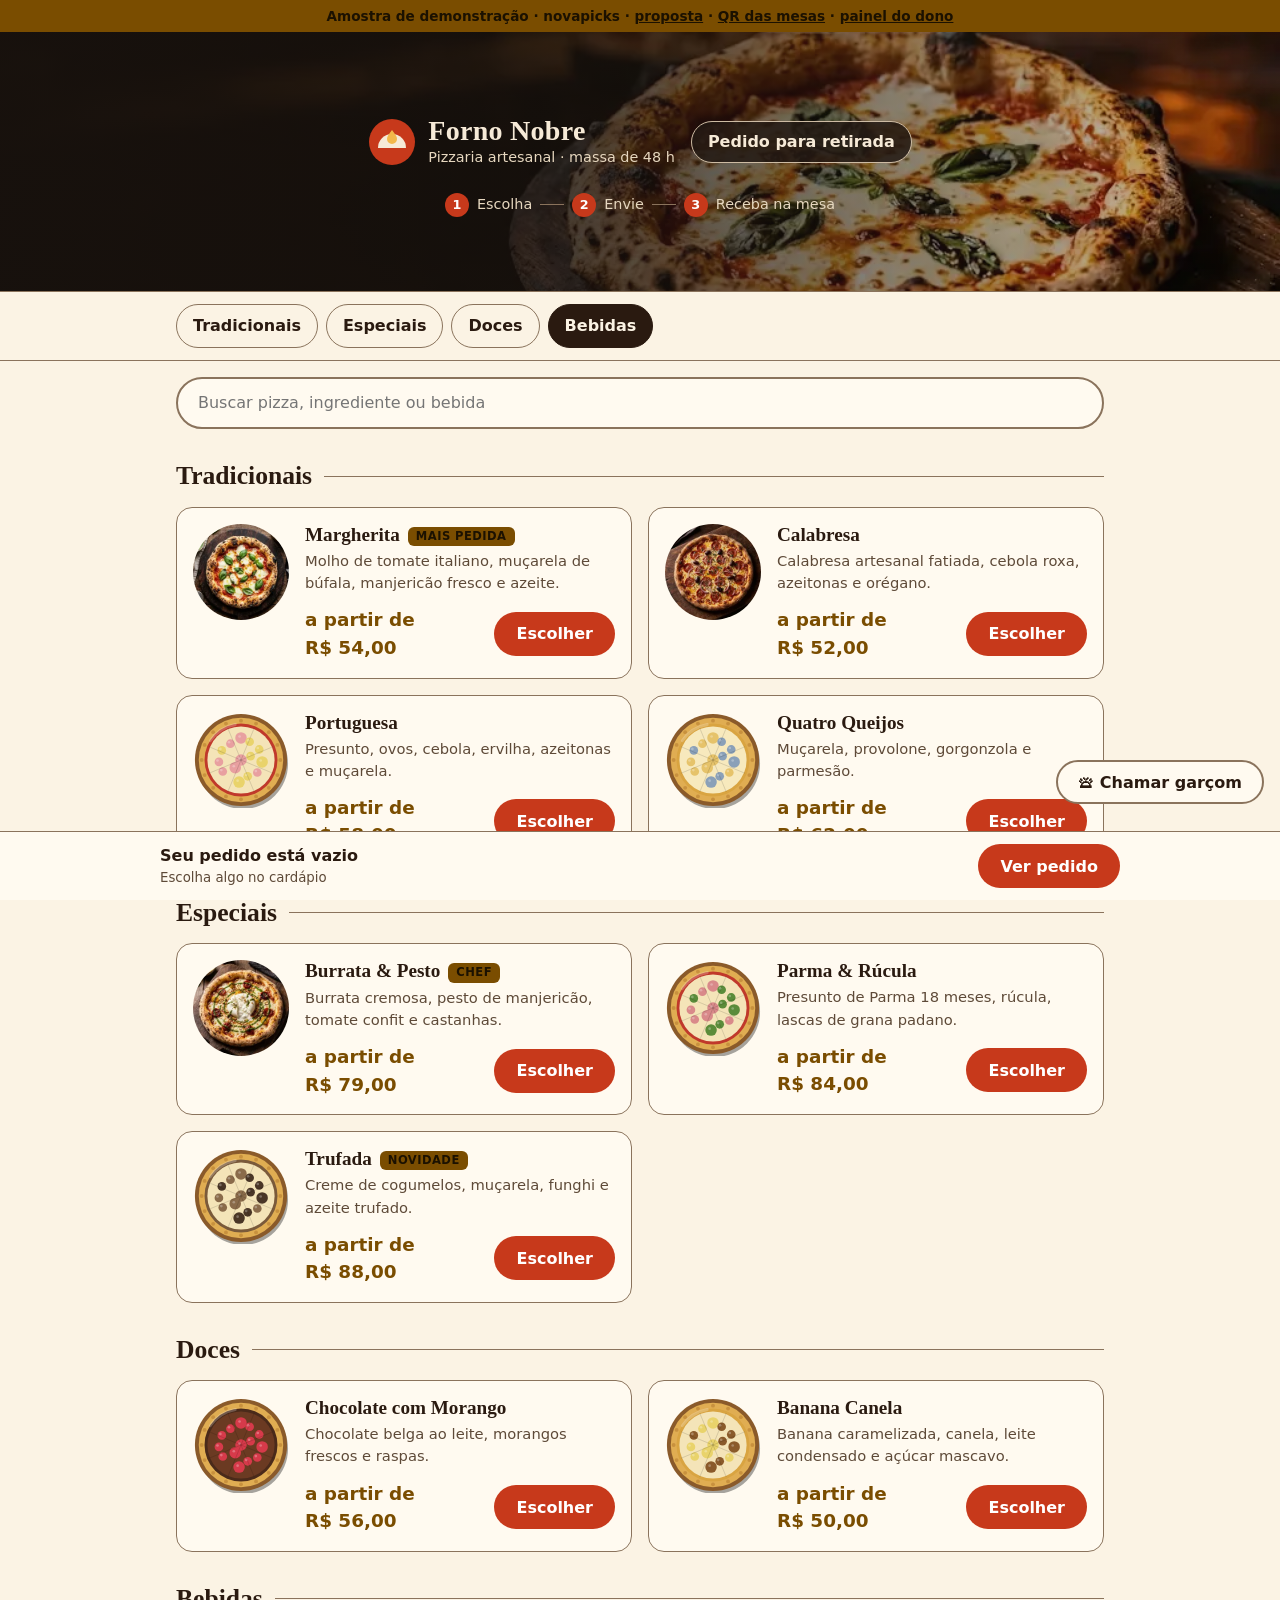
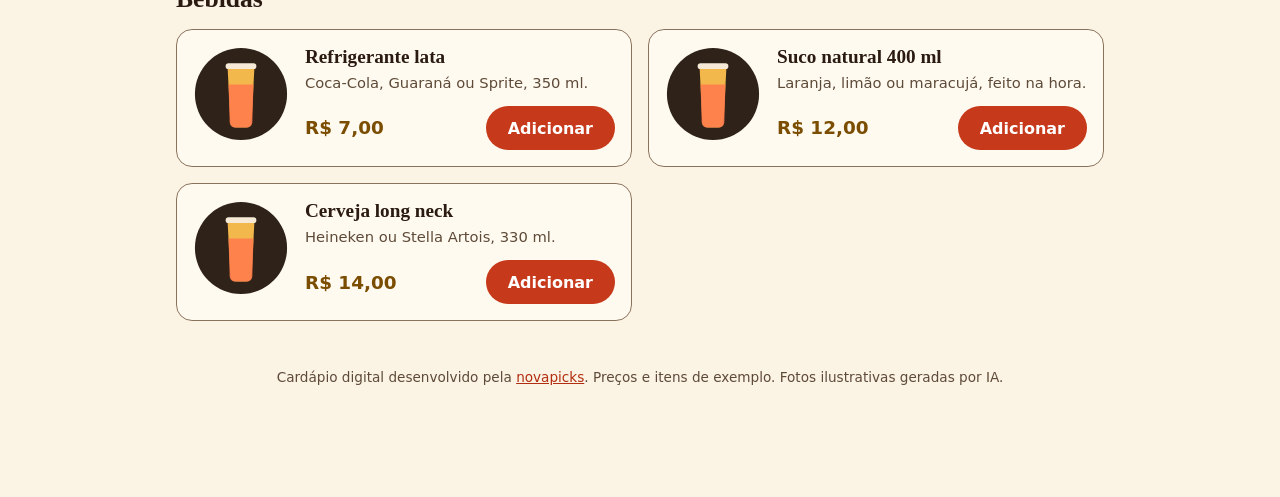
<file: index.html>
<!doctype html>
<html lang="pt-BR">
<head>
<meta charset="utf-8">
<meta name="viewport" content="width=device-width, initial-scale=1">
<meta name="description" content="Cardápio digital com pedido por mesa via QR code.">
<meta name="theme-color" content="#17110d">
<title>Forno Nobre · Cardápio digital</title>
<link rel="stylesheet" href="css/estilo.css">
</head>
<body>
<a class="pular" href="#cardapio">Pular para o cardápio</a>
<div class="selo-demo">Amostra de demonstração · novapicks · <a href="apresentacao.html">proposta</a> · <a href="qr.html">QR das mesas</a> · <a href="painel.html" target="_blank" rel="noopener">painel do dono</a></div>
<header class="topo">
  <img class="topo-foto" src="img/hero-1024.webp" srcset="img/hero-640.webp 640w, img/hero-1024.webp 1024w" sizes="100vw" width="1024" height="572" alt="" fetchpriority="high">
  <div class="topo-int"><div class="marca" id="marca"></div><div class="mesa" id="mesa"></div></div>
  <ol class="passos" aria-label="Como pedir"><li><b>1</b> Escolha</li><li><b>2</b> Envie</li><li><b>3</b> Receba na mesa</li></ol>
</header>
<nav class="cats" aria-label="Categorias do cardápio"><div class="cats-int" id="cats-int"></div></nav>
<div class="busca-wrap"><label class="so-leitor" for="busca">Buscar no cardápio</label><input type="search" id="busca" placeholder="Buscar pizza, ingrediente ou bebida" autocomplete="off"></div>
<div class="acomp" id="acomp" hidden aria-live="polite"></div>
<main id="cardapio" tabindex="-1"></main>
<p class="vazio" id="sem-resultado" hidden>Nada encontrado. Tente outro nome.</p>
<p class="rodape-pagina">Cardápio digital desenvolvido pela <a href="https://novapicks.website">novapicks</a>. Preços e itens de exemplo. Fotos ilustrativas geradas por IA.</p>

<button class="btn btn-contorno garcom" id="garcom" type="button" style="background:var(--superficie)">🛎 Chamar garçom</button>

<div class="barra"><div class="barra-int">
  <div class="resumo" id="barra-resumo" aria-live="polite"></div>
  <button class="btn btn-primario" id="ver-pedido" type="button">Ver pedido</button>
</div></div>

<dialog id="montar" aria-labelledby="m-nome">
  <button class="x" id="m-fechar-x" type="button" aria-label="Fechar">×</button>
  <img id="m-foto" hidden width="640" height="640" alt="">
  <h2 id="m-nome"></h2><p id="m-desc" class="aviso" style="margin-top:0"></p>
  <fieldset><legend>Tamanho</legend><div id="m-tam" class="opcs"></div></fieldset>
  <label for="m-meio">Meio a meio?</label><select id="m-meio"></select>
  <fieldset><legend>Borda recheada</legend><div id="m-borda" class="opcs"></div></fieldset>
  <div class="acoes">
    <span class="qtd" role="group" aria-label="Quantidade"><button id="m-menos" type="button" aria-label="Diminuir">−</button><output id="m-qtd">1</output><button id="m-mais" type="button" aria-label="Aumentar">+</button></span>
    <button class="btn btn-primario" id="m-add" type="button"></button>
  </div>
  <div class="acoes"><button class="btn btn-contorno" id="m-fechar" type="button">Cancelar</button></div>
</dialog>

<dialog id="painel" aria-labelledby="titulo-pedido">
  <button class="x" id="fechar-x" type="button" aria-label="Fechar pedido">×</button>
  <h2 id="titulo-pedido">Seu pedido</h2>
  <div id="lista"></div>
  <div class="totais" id="totais"></div>
  <label for="nome">Seu nome (opcional)</label><input type="text" id="nome" maxlength="40" autocomplete="given-name">
  <label for="obs">Observações (ex.: sem cebola)</label>
  <textarea id="obs" rows="2" maxlength="200"></textarea>
  <div id="pix-box" hidden>
    <div id="pix-qr"></div>
    <label for="pix-code">Pix copia e cola</label>
    <input type="text" id="pix-code" readonly>
    <button class="btn btn-contorno" id="pix-copiar" type="button" style="width:100%;margin-top:8px">Copiar código Pix</button>
    <p class="aviso">Chave de demonstração: nenhum valor é cobrado nesta amostra.</p>
  </div>
  <div class="acoes">
    <button class="btn btn-contorno" id="fechar" type="button">Voltar ao cardápio</button>
    <button class="btn btn-contorno" id="pix" type="button">Pagar com Pix</button>
    <button class="btn btn-primario" id="enviar" type="button">Enviar pedido</button>
  </div>
  <p class="aviso">O pedido vai para a pizzaria e para o WhatsApp da casa, já com o número da mesa. <button class="btn btn-contorno" id="limpar" type="button" style="min-height:32px;padding:2px 12px;font-size:.85rem">Limpar pedido</button></p>
</dialog>

<script src="vendor/qrcode.js"></script>
<script src="js/dados.js"></script>
<script src="js/store.js"></script>
<script src="js/arte.js"></script>
<script src="js/app.js"></script>
</body>
</html>
</file>
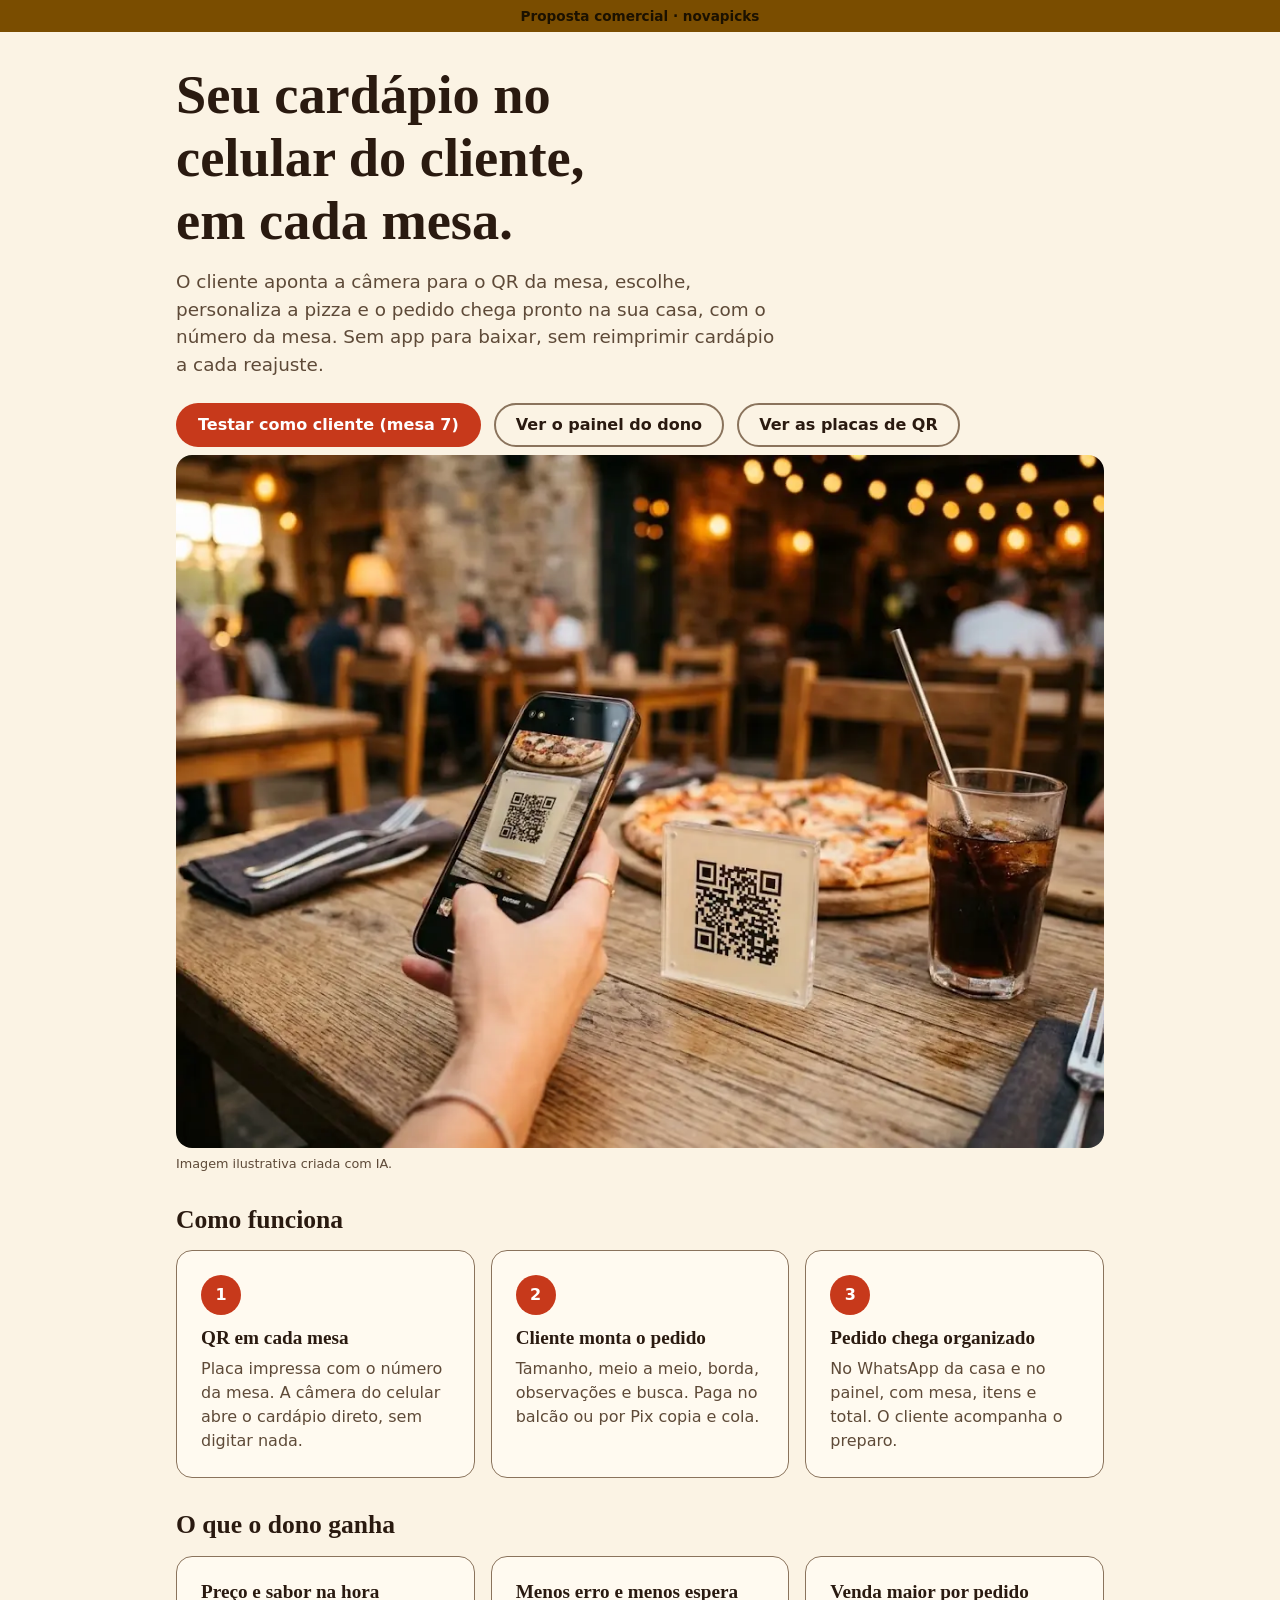
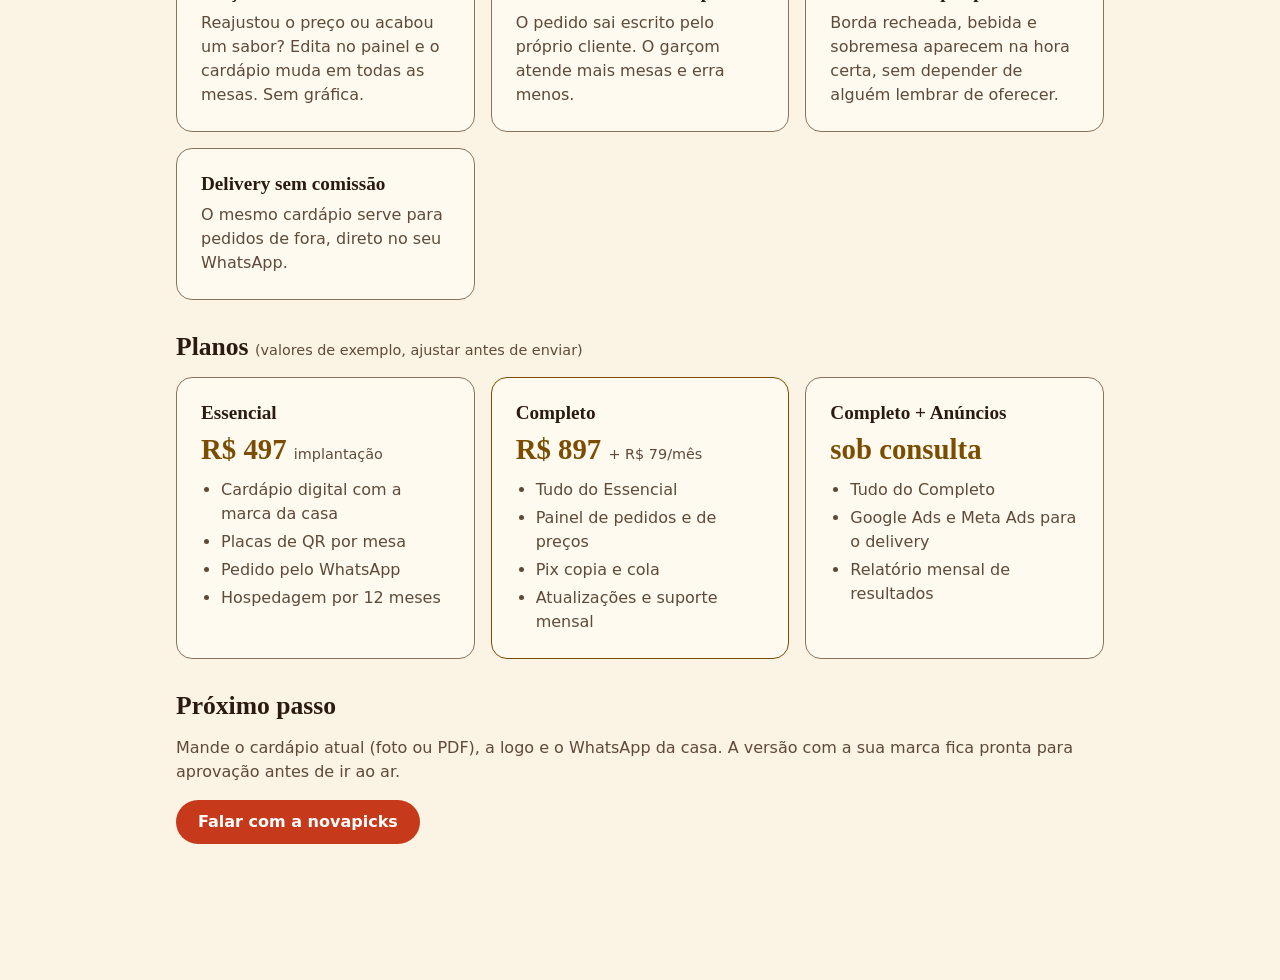
<file: apresentacao.html>
<!doctype html>
<html lang="pt-BR">
<head>
<meta charset="utf-8">
<meta name="viewport" content="width=device-width, initial-scale=1">
<meta name="description" content="Proposta: cardápio digital com QR code por mesa para pizzarias e restaurantes.">
<title>Cardápio digital com QR por mesa · Proposta novapicks</title>
<link rel="stylesheet" href="css/estilo.css">
</head>
<body>
<div class="selo-demo">Proposta comercial · novapicks</div>
<main class="proposta">
  <header class="hero">
    <h1>Seu cardápio no celular do cliente, em cada mesa.</h1>
    <p>O cliente aponta a câmera para o QR da mesa, escolhe, personaliza a pizza e o pedido chega pronto na sua casa, com o número da mesa. Sem app para baixar, sem reimprimir cardápio a cada reajuste.</p>
    <a class="btn btn-primario" href="index.html?mesa=7">Testar como cliente (mesa 7)</a>
    <a class="btn btn-contorno" href="painel.html" target="_blank" rel="noopener">Ver o painel do dono</a>
    <a class="btn btn-contorno" href="qr.html">Ver as placas de QR</a>
  </header>
  <figure class="foto-prop"><img src="img/mesa-qr.webp" width="1024" height="765" alt="Cliente apontando o celular para o QR code em uma mesa de pizzaria"><figcaption>Imagem ilustrativa criada com IA.</figcaption></figure>

  <section aria-labelledby="como">
    <h2 id="como">Como funciona</h2>
    <div class="cartoes">
      <div class="cartao"><span class="num">1</span><h3>QR em cada mesa</h3><p>Placa impressa com o número da mesa. A câmera do celular abre o cardápio direto, sem digitar nada.</p></div>
      <div class="cartao"><span class="num">2</span><h3>Cliente monta o pedido</h3><p>Tamanho, meio a meio, borda, observações e busca. Paga no balcão ou por Pix copia e cola.</p></div>
      <div class="cartao"><span class="num">3</span><h3>Pedido chega organizado</h3><p>No WhatsApp da casa e no painel, com mesa, itens e total. O cliente acompanha o preparo.</p></div>
    </div>
  </section>

  <section aria-labelledby="ganhos">
    <h2 id="ganhos">O que o dono ganha</h2>
    <div class="cartoes">
      <div class="cartao"><h3>Preço e sabor na hora</h3><p>Reajustou o preço ou acabou um sabor? Edita no painel e o cardápio muda em todas as mesas. Sem gráfica.</p></div>
      <div class="cartao"><h3>Menos erro e menos espera</h3><p>O pedido sai escrito pelo próprio cliente. O garçom atende mais mesas e erra menos.</p></div>
      <div class="cartao"><h3>Venda maior por pedido</h3><p>Borda recheada, bebida e sobremesa aparecem na hora certa, sem depender de alguém lembrar de oferecer.</p></div>
      <div class="cartao"><h3>Delivery sem comissão</h3><p>O mesmo cardápio serve para pedidos de fora, direto no seu WhatsApp.</p></div>
    </div>
  </section>

  <section aria-labelledby="planos">
    <h2 id="planos">Planos <small style="font:400 .9rem var(--fonte);color:var(--texto-suave)">(valores de exemplo, ajustar antes de enviar)</small></h2>
    <div class="cartoes">
      <div class="cartao"><h3>Essencial</h3><div class="valor">R$ 497 <small>implantação</small></div><ul><li>Cardápio digital com a marca da casa</li><li>Placas de QR por mesa</li><li>Pedido pelo WhatsApp</li><li>Hospedagem por 12 meses</li></ul></div>
      <div class="cartao destaque"><h3>Completo</h3><div class="valor">R$ 897 <small>+ R$ 79/mês</small></div><ul><li>Tudo do Essencial</li><li>Painel de pedidos e de preços</li><li>Pix copia e cola</li><li>Atualizações e suporte mensal</li></ul></div>
      <div class="cartao"><h3>Completo + Anúncios</h3><div class="valor">sob consulta</div><ul><li>Tudo do Completo</li><li>Google Ads e Meta Ads para o delivery</li><li>Relatório mensal de resultados</li></ul></div>
    </div>
  </section>

  <section aria-labelledby="proximo">
    <h2 id="proximo">Próximo passo</h2>
    <p style="color:var(--texto-suave)">Mande o cardápio atual (foto ou PDF), a logo e o WhatsApp da casa. A versão com a sua marca fica pronta para aprovação antes de ir ao ar.</p>
    <a class="btn btn-primario" href="https://novapicks.website">Falar com a novapicks</a>
  </section>
</main>
</body>
</html>
</file>
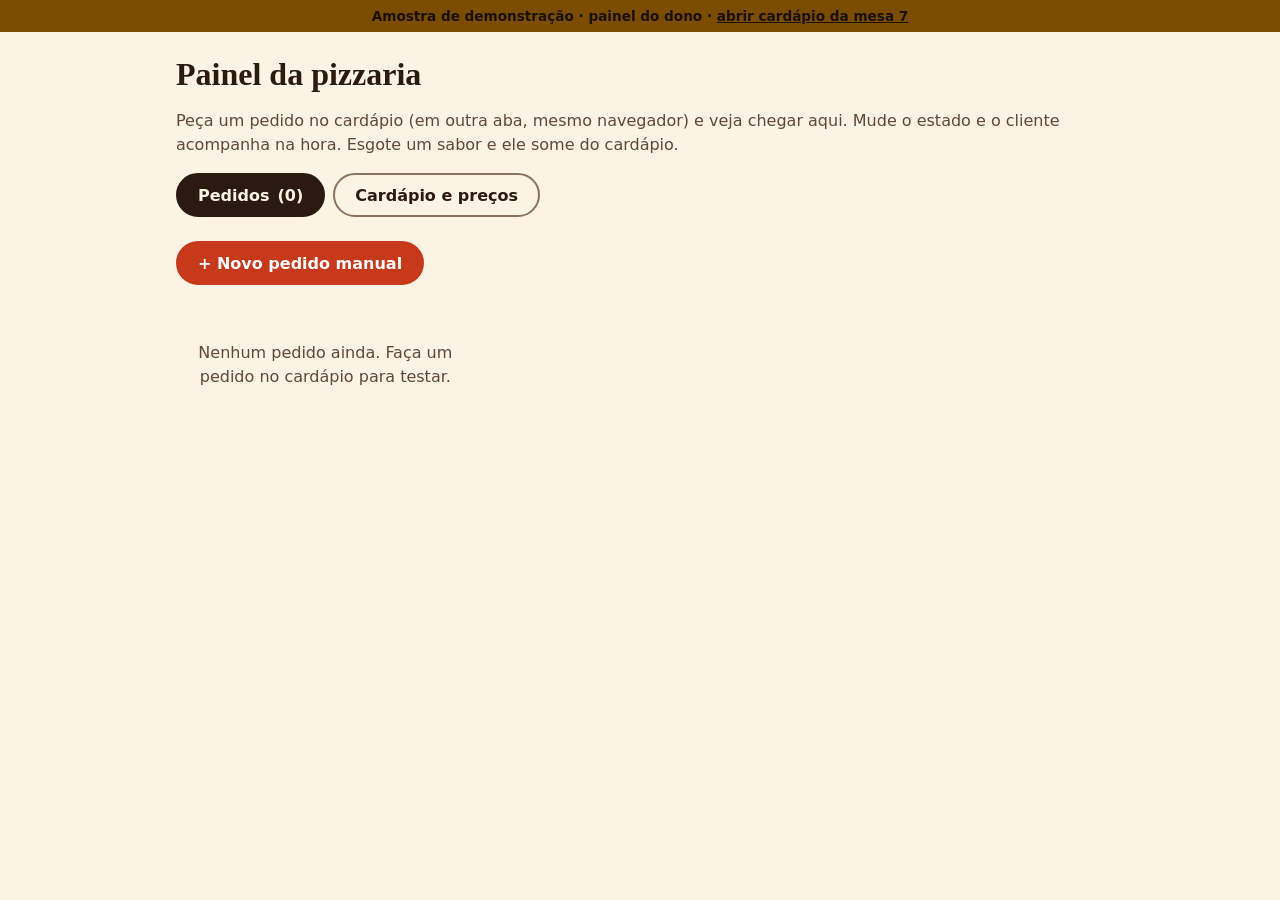
<file: painel.html>
<!doctype html>
<html lang="pt-BR">
<head>
<meta charset="utf-8">
<meta name="viewport" content="width=device-width, initial-scale=1">
<title>Painel do dono · Cardápio digital</title>
<link rel="stylesheet" href="css/estilo.css">
</head>
<body>
<div class="selo-demo">Amostra de demonstração · painel do dono · <a href="index.html?mesa=7" target="_blank" rel="noopener">abrir cardápio da mesa 7</a></div>
<main class="painel">
  <h1>Painel da pizzaria</h1>
  <p style="color:var(--texto-suave)">Peça um pedido no cardápio (em outra aba, mesmo navegador) e veja chegar aqui. Mude o estado e o cliente acompanha na hora. Esgote um sabor e ele some do cardápio.</p>
  <div class="abas" role="tablist">
    <button class="btn btn-contorno" role="tab" id="aba-ped" aria-selected="true" aria-controls="v-ped">Pedidos <span id="cont"></span></button>
    <button class="btn btn-contorno" role="tab" id="aba-card" aria-selected="false" aria-controls="v-card">Cardápio e preços</button>
  </div>
  <section id="v-ped" role="tabpanel" aria-labelledby="aba-ped">
    <div class="acoes" style="margin:0 0 var(--e2)"><button class="btn btn-primario" id="novo" type="button" style="flex:none">+ Novo pedido manual</button></div>
    <div class="quadro" id="quadro" aria-live="polite"></div>
  </section>
  <section id="v-card" role="tabpanel" aria-labelledby="aba-card" hidden>
    <form id="novo-item" class="ficha" style="margin-bottom:var(--e3)" novalidate>
      <h3>Adicionar novo produto</h3>
      <div class="painel" style="padding:0"><div class="campos" style="grid-template-columns:1fr;margin:0">
        <div><label for="ni-nome">Nome do produto</label><input type="text" id="ni-nome" maxlength="40" required></div>
        <div><label for="ni-desc">Descrição (ingredientes)</label><textarea id="ni-desc" rows="2" maxlength="140"></textarea></div>
        <div><label for="ni-cat">Categoria</label><select id="ni-cat"></select></div>
        <div><label for="ni-preco">Preço (R$) <small id="ni-dica" style="font-weight:400;color:var(--texto-suave)"></small></label><input type="number" id="ni-preco" min="1" step="0.5" inputmode="decimal"></div>
        <label class="opc" style="margin:0"><input type="checkbox" id="ni-tag"><span>Destacar como "Novidade"</span></label>
      </div></div>
      <p class="aviso" id="ni-erro" role="alert" hidden></p>
      <button class="btn btn-primario" type="submit" style="margin-top:var(--e2)">Adicionar ao cardápio</button>
    </form>
    <table class="tabela"><thead><tr><th>Item</th><th>Preço base (R$)</th><th>Disponível</th></tr></thead><tbody id="tab"></tbody></table>
    <div class="acoes"><button class="btn btn-contorno" id="reset" type="button">Restaurar cardápio original</button><button class="btn btn-contorno" id="zerar" type="button">Apagar pedidos de teste</button></div>
    <p class="aviso">Na versão final este painel tem login e grava num banco online, valendo para todos os celulares. Nesta amostra os dados ficam neste navegador.</p>
  </section>
</main>
<dialog id="manual" aria-labelledby="man-t">
  <button class="x" id="man-x" type="button" aria-label="Fechar">×</button>
  <h2 id="man-t">Novo pedido manual</h2>
  <label for="man-origem">Origem</label>
  <select id="man-origem"><option value="mesa">Mesa</option><option value="Balcão">Balcão</option><option value="Telefone">Telefone</option><option value="WhatsApp">WhatsApp</option></select>
  <div id="man-mesa-box"><label for="man-mesa">Número da mesa</label><input type="text" id="man-mesa" maxlength="4" inputmode="numeric"></div>
  <label for="man-nome">Nome do cliente (opcional)</label><input type="text" id="man-nome" maxlength="40">
  <fieldset><legend>Adicionar item</legend>
    <label for="man-item">Item</label><select id="man-item"></select>
    <div id="man-pizza">
      <label for="man-tam">Tamanho</label><select id="man-tam"></select>
      <label for="man-borda">Borda recheada</label><select id="man-borda"></select>
    </div>
    <label for="man-qtd">Quantidade</label><input type="number" id="man-qtd" min="1" max="20" value="1">
    <button class="btn btn-contorno" id="man-add" type="button" style="width:100%;margin-top:var(--e2)">Adicionar ao pedido</button>
  </fieldset>
  <div id="man-lista"></div>
  <div class="totais" id="man-tot"></div>
  <label for="man-obs">Observações</label><textarea id="man-obs" rows="2" maxlength="200"></textarea>
  <label class="opc" style="margin-top:var(--e2)"><input type="checkbox" id="man-serv" checked><span>Cobrar serviço (<span id="man-pct"></span>%)</span></label>
  <p class="aviso" id="man-erro" role="alert" hidden></p>
  <div class="acoes"><button class="btn btn-contorno" id="man-cancelar" type="button">Cancelar</button><button class="btn btn-primario" id="man-salvar" type="button">Registrar pedido</button></div>
</dialog>
<script src="js/dados.js"></script>
<script src="js/store.js"></script>
<script>
(function () {
  "use strict";
  var $ = function (s) { return document.querySelector(s); };
  var brl = function (v) { return v.toLocaleString("pt-BR", { style: "currency", currency: "BRL" }); };
  function esc(t) { return String(t).replace(/[&<>"']/g, function (c) { return { "&": "&amp;", "<": "&lt;", ">": "&gt;", '"': "&quot;", "'": "&#39;" }[c]; }); }
  var ROT = { novo: "Novo", preparando: "Preparando", pronto: "Pronto", entregue: "Entregue" };
  var PROX = { novo: ["preparando", "Iniciar preparo"], preparando: ["pronto", "Marcar pronto"], pronto: ["entregue", "Marcar entregue"] };

  function pedidos() {
    var l = Store.pedidos().slice().reverse();
    $("#cont").textContent = "(" + l.filter(function (p) { return p.status !== "entregue"; }).length + ")";
    $("#quadro").innerHTML = l.length ? l.map(function (p) {
      var hora = new Date(p.hora).toLocaleTimeString("pt-BR", { hour: "2-digit", minute: "2-digit" }), prox = PROX[p.status];
      return '<article class="ficha" data-s="' + p.status + '"><h3><span>Nº ' + p.id + " · " + (p.mesa ? "Mesa " + esc(p.mesa) : esc(p.origem || "Retirada")) + '</span><span class="estado">' + ROT[p.status] + "</span></h3>" +
        '<small style="color:var(--texto-suave)">' + hora + (p.nome ? " · " + esc(p.nome) : "") + "</small><ul>" + p.itens.map(function (i) { return "<li>" + esc(i) + "</li>"; }).join("") + "</ul>" +
        (p.obs ? "<p><b>Obs.:</b> " + esc(p.obs) + "</p>" : "") + '<p class="preco">' + brl(p.total) + "</p>" +
        (prox ? '<button class="btn btn-primario" data-id="' + p.id + '" data-s="' + prox[0] + '">' + prox[1] + "</button>" : "") + "</article>";
    }).join("") : '<p class="vazio">Nenhum pedido ainda. Faça um pedido no cardápio para testar.</p>';
  }
  function cardapio() {
    $("#tab").innerHTML = Store.dados().itens.map(function (i) {
      return "<tr><td>" + esc(i.nome) + '</td><td><label class="so-leitor" for="p' + i.id + '">Preço de ' + esc(i.nome) + '</label><input type="number" id="p' + i.id + '" min="1" step="0.5" value="' + i.preco + '" data-preco="' + i.id + '"></td>' +
        '<td><label><input type="checkbox" data-disp="' + i.id + '"' + (i.esgotado ? "" : " checked") + "> " + (i.esgotado ? "Esgotado" : "À venda") + "</label>" +
        (i.custom ? ' <button class="btn btn-contorno" data-del="' + i.id + '" aria-label="Remover ' + esc(i.nome) + '" style="min-height:36px;padding:2px 12px;margin-left:8px">Remover</button>' : "") + "</td></tr>";
    }).join("");
  }
  function catSelect() {
    $("#ni-cat").innerHTML = window.CARDAPIO.categorias.map(function (c) { return '<option value="' + c.id + '">' + esc(c.nome) + "</option>"; }).join("");
    dica();
  }
  function dica() { $("#ni-dica").textContent = $("#ni-cat").value === "bebidas" ? "" : "(tamanho Média; a Grande é calculada)"; }
  $("#ni-cat").addEventListener("change", dica);
  $("#novo-item").addEventListener("submit", function (e) {
    e.preventDefault();
    var nome = $("#ni-nome").value.trim(), preco = parseFloat($("#ni-preco").value), er = $("#ni-erro");
    if (!nome) { er.textContent = "Informe o nome do produto."; er.hidden = false; $("#ni-nome").focus(); return; }
    if (!(preco > 0)) { er.textContent = "Informe um preço maior que zero."; er.hidden = false; $("#ni-preco").focus(); return; }
    Store.novoItem({ nome: nome, desc: $("#ni-desc").value.trim() || "Sem descrição.", cat: $("#ni-cat").value, preco: preco, tag: $("#ni-tag").checked ? "Novidade" : "" });
    this.reset(); er.hidden = true; dica(); cardapio();
    er.textContent = "Produto adicionado. Já aparece no cardápio dos clientes."; er.hidden = false;
  });
  document.addEventListener("click", function (e) {
    var b = e.target.closest("button"); if (!b) return;
    if (b.dataset.id) { Store.mudarStatus(Number(b.dataset.id), b.dataset.s); pedidos(); }
    else if (b.id === "aba-ped" || b.id === "aba-card") {
      var ped = b.id === "aba-ped";
      $("#aba-ped").setAttribute("aria-selected", ped); $("#aba-card").setAttribute("aria-selected", !ped);
      $("#v-ped").hidden = !ped; $("#v-card").hidden = ped;
    }
    else if (b.dataset.del) { Store.removerItem(Number(b.dataset.del)); cardapio(); }
    else if (b.id === "reset") { Store.resetarCardapio(); cardapio(); }
    else if (b.id === "zerar") { Store.limparPedidos(); pedidos(); }
  });
  document.addEventListener("change", function (e) {
    var t = e.target;
    if (t.dataset.preco) { var v = parseFloat(t.value); if (v > 0) Store.salvarItem(t.dataset.preco, { preco: v }); }
    if (t.dataset.disp) { Store.salvarItem(t.dataset.disp, { esgotado: !t.checked }); cardapio(); }
  });
  /* ---------- pedido manual ---------- */
  var D = Store.dados(), man = [];
  var tamF = function (id) { return D.tamanhos.filter(function (t) { return t.id === id; })[0]; };
  var bordaF = function (id) { return D.bordas.filter(function (b) { return b.id === id; })[0]; };
  function totalMan() {
    var sub = 0; man.forEach(function (l) { sub += l.preco * l.qtd; });
    var taxa = $("#man-serv").checked ? Math.round(sub * D.taxaServico * 100) / 100 : 0;
    return { sub: sub, taxa: taxa, total: sub + taxa };
  }
  function desenharMan() {
    var t = totalMan();
    $("#man-lista").innerHTML = man.length ? man.map(function (l, n) {
      return '<div class="linha"><span class="nome">' + l.qtd + "x " + esc(l.desc) + '</span><span class="preco">' + brl(l.preco * l.qtd) + '</span><button class="btn btn-contorno" data-rem="' + n + '" aria-label="Remover ' + esc(l.desc) + '" style="min-height:36px;padding:2px 12px">×</button></div>';
    }).join("") : '<p class="vazio">Nenhum item adicionado.</p>';
    $("#man-tot").innerHTML = "<div><span>Subtotal</span><span>" + brl(t.sub) + "</span></div><div><span>Serviço</span><span>" + brl(t.taxa) + '</span></div><div class="total"><span>Total</span><span>' + brl(t.total) + "</span></div>";
  }
  function abrirMan() {
    man = []; D = Store.dados(); // pega preços/esgotados mais recentes
    $("#man-item").innerHTML = D.itens.filter(function (i) { return !i.esgotado; }).map(function (i) { return '<option value="' + i.id + '">' + esc(i.nome) + " · " + brl(i.preco) + (i.bebida ? "" : " (média)") + "</option>"; }).join("");
    $("#man-tam").innerHTML = D.tamanhos.map(function (t) { return '<option value="' + t.id + '">' + esc(t.nome) + " · " + esc(t.detalhe) + "</option>"; }).join("");
    $("#man-borda").innerHTML = D.bordas.map(function (b) { return '<option value="' + b.id + '">' + esc(b.nome) + (b.preco ? " + " + brl(b.preco) : "") + "</option>"; }).join("");
    ["man-mesa", "man-nome", "man-obs"].forEach(function (id) { $("#" + id).value = ""; });
    $("#man-origem").value = "mesa"; $("#man-qtd").value = 1; $("#man-serv").checked = true; $("#man-pct").textContent = Math.round(D.taxaServico * 100);
    $("#man-erro").hidden = true; trocaItem(); trocaOrigem(); desenharMan(); $("#manual").showModal();
  }
  function itemSel() { return D.itens.filter(function (i) { return i.id === Number($("#man-item").value); })[0]; }
  function trocaItem() { $("#man-pizza").hidden = !!(itemSel() && itemSel().bebida); }
  function trocaOrigem() { var m = $("#man-origem").value === "mesa"; $("#man-mesa-box").hidden = !m; $("#man-serv").checked = m; desenharMan(); }
  function erro(t) { var e = $("#man-erro"); e.textContent = t; e.hidden = false; }
  function adicionarMan() {
    var i = itemSel(), q = Math.max(1, Math.min(20, parseInt($("#man-qtd").value, 10) || 1));
    if (!i) return;
    var desc = i.nome, preco = i.preco;
    if (!i.bebida) {
      var t = tamF($("#man-tam").value), b = bordaF($("#man-borda").value);
      preco = Math.round(i.preco * t.fator) + b.preco;
      desc = i.nome + " (" + t.nome + (b.id ? ", borda " + b.nome : "") + ")";
    }
    var ex = man.filter(function (l) { return l.desc === desc; })[0];
    if (ex) ex.qtd += q; else man.push({ desc: desc, preco: preco, qtd: q });
    $("#man-qtd").value = 1; $("#man-erro").hidden = true; desenharMan();
  }
  function salvarMan() {
    var origem = $("#man-origem").value, mesa = origem === "mesa" ? $("#man-mesa").value.replace(/[^0-9A-Za-z]/g, "").slice(0, 4) : "";
    if (origem === "mesa" && !mesa) return erro("Informe o número da mesa.");
    if (!man.length) return erro("Adicione pelo menos um item.");
    Store.novoPedido({ mesa: mesa, origem: origem === "mesa" ? "" : origem, nome: $("#man-nome").value.trim(), obs: $("#man-obs").value.trim(),
      itens: man.map(function (l) { return l.qtd + "x " + l.desc; }), total: totalMan().total, manual: true });
    $("#manual").close(); pedidos();
  }
  document.addEventListener("click", function (e) {
    var b = e.target.closest("button"); if (!b) return;
    if (b.id === "novo") abrirMan();
    else if (b.id === "man-x" || b.id === "man-cancelar") $("#manual").close();
    else if (b.id === "man-add") adicionarMan();
    else if (b.id === "man-salvar") salvarMan();
    else if (b.dataset.rem) { man.splice(Number(b.dataset.rem), 1); desenharMan(); }
  });
  $("#man-item").addEventListener("change", trocaItem);
  $("#man-origem").addEventListener("change", trocaOrigem);
  $("#man-serv").addEventListener("change", desenharMan);

  Store.aoMudar(function (o) { if (o === "pedidos") pedidos(); });
  pedidos(); cardapio(); catSelect();
})();
</script>
</body>
</html>
</file>
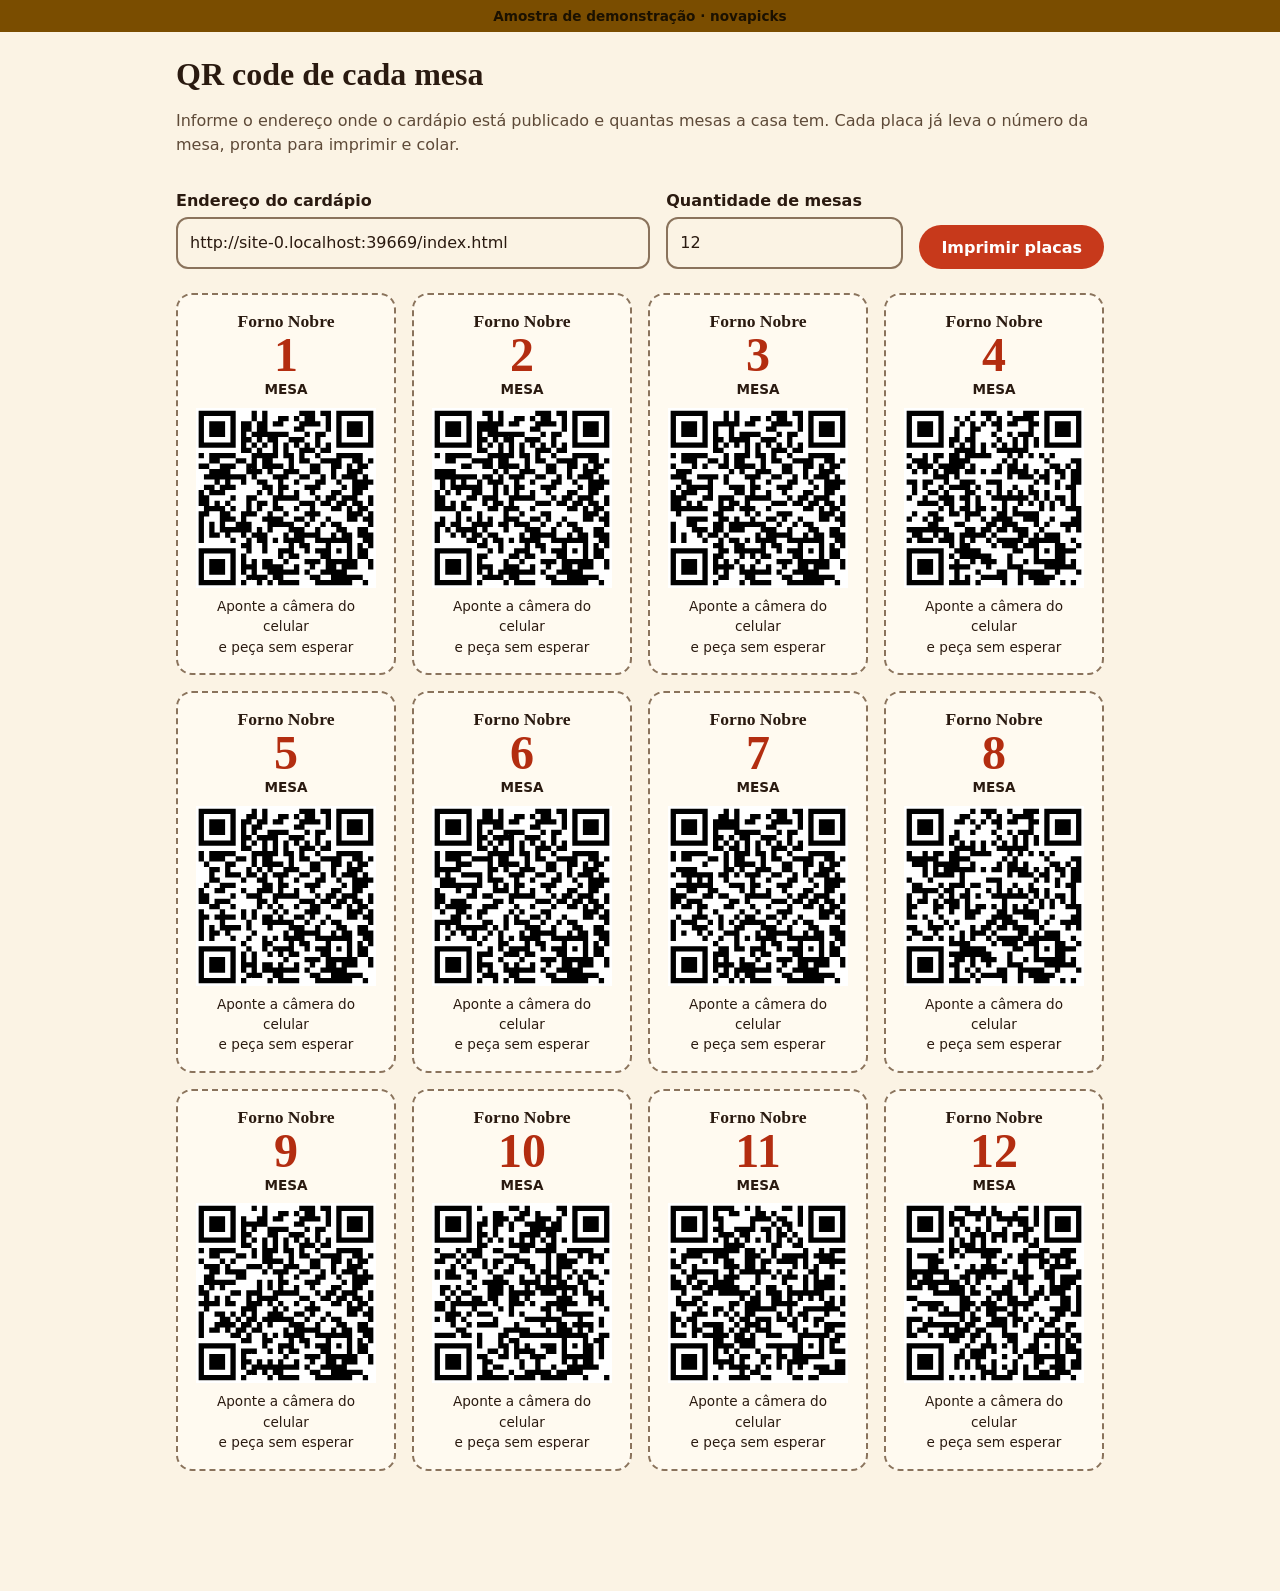
<file: qr.html>
<!doctype html>
<html lang="pt-BR">
<head>
<meta charset="utf-8">
<meta name="viewport" content="width=device-width, initial-scale=1">
<title>Gerador de QR por mesa · Cardápio digital</title>
<link rel="stylesheet" href="css/estilo.css">
</head>
<body>
<div class="selo-demo">Amostra de demonstração · novapicks</div>
<main class="painel">
  <div class="nao-imprimir">
    <h1>QR code de cada mesa</h1>
    <p style="color:var(--texto-suave)">Informe o endereço onde o cardápio está publicado e quantas mesas a casa tem. Cada placa já leva o número da mesa, pronta para imprimir e colar.</p>
    <div class="campos">
      <div><label for="base">Endereço do cardápio</label><input type="url" id="base" inputmode="url"></div>
      <div><label for="qtd">Quantidade de mesas</label><input type="number" id="qtd" min="1" max="100" value="12"></div>
      <button class="btn btn-primario" id="imprimir" type="button">Imprimir placas</button>
    </div>
  </div>
  <div class="folhas" id="folhas" aria-live="polite"></div>
</main>
<script src="vendor/qrcode.js"></script>
<script src="js/dados.js"></script>
<script>
(function () {
  "use strict";
  var base = document.getElementById("base"), qtd = document.getElementById("qtd"), box = document.getElementById("folhas");
  base.value = location.href.replace(/qr\.html.*$/, "index.html");
  function esc(t) { return String(t).replace(/[&<>"']/g, function (c) { return { "&": "&amp;", "<": "&lt;", ">": "&gt;", '"': "&quot;", "'": "&#39;" }[c]; }); }
  function desenhar() {
    var n = Math.max(1, Math.min(100, parseInt(qtd.value, 10) || 1)), html = "";
    for (var i = 1; i <= n; i++) {
      var q = qrcode(0, "M"); q.addData(base.value + (base.value.indexOf("?") > -1 ? "&" : "?") + "mesa=" + i); q.make();
      var svg = q.createSvgTag({ cellSize: 4, margin: 2, scalable: true }).replace("<svg", '<svg class="qr" role="img" aria-label="QR code da mesa ' + i + '"');
      html += '<div class="placa"><h3>' + esc(window.CARDAPIO.nome) + '</h3><div class="n">' + i + '</div><p><b>MESA</b></p>' + svg + "<p>Aponte a câmera do celular<br>e peça sem esperar</p></div>";
    }
    box.innerHTML = html;
  }
  base.addEventListener("input", desenhar); qtd.addEventListener("input", desenhar);
  document.getElementById("imprimir").addEventListener("click", function () { window.print(); });
  desenhar();
})();
</script>
</body>
</html>
</file>
<file: css/estilo.css>
/* Design System: tokens no :root, mobile-first, escala de 8px */
:root {
  --fundo: #17110d;
  --superficie: #231913;
  --superficie-2: #2e2219;
  --borda: #6b5646;
  --texto: #f6ead7;
  --texto-suave: #cdbba3;
  --brasa: #ff7a4d;          /* texto/ícone de destaque */
  --botao: #c7391b;          /* fundo de botão (texto branco = 6,5:1) */
  --botao-hover: #a72f16;
  --ouro: #f2b84b;
  --manjericao: #9cc46a;
  --foco: #ffd37a;
  --raio: 16px;
  --e1: 8px; --e2: 16px; --e3: 24px; --e4: 32px;
  --fonte-titulo: "Iowan Old Style", "Palatino Linotype", Palatino, Georgia, serif;
  --fonte: system-ui, -apple-system, "Segoe UI", Roboto, sans-serif;
}
@media (prefers-color-scheme: light) {
  :root {
    --fundo: #fbf3e4; --superficie: #fffaf0; --superficie-2: #f3e6cd; --borda: #8a735c;
    --texto: #2a1a10; --texto-suave: #5e4a38; --brasa: #b32d10; --ouro: #7a4d00;
    --manjericao: #3d6a1c; --foco: #8a3b00;
  }
}
@media (prefers-contrast: more) {
  :root { --borda: #ffffff; --texto-suave: #ffffff; }
}
* { box-sizing: border-box; }
html { scroll-behavior: smooth; }
body { margin: 0; font-family: var(--fonte); background: var(--fundo); color: var(--texto); line-height: 1.5; padding-bottom: 96px; }
h1, h2, h3 { font-family: var(--fonte-titulo); line-height: 1.15; margin: 0; }
:focus-visible { outline: 3px solid var(--foco); outline-offset: 2px; }
.so-leitor { position: absolute; width: 1px; height: 1px; overflow: hidden; clip: rect(0 0 0 0); white-space: nowrap; }
.pular { position: absolute; left: 8px; top: -64px; background: var(--ouro); color: #000; padding: 8px 16px; border-radius: 8px; z-index: 50; }
.pular:focus { top: 8px; }

/* Cabeçalho */
.topo { padding: var(--e3) var(--e2) var(--e2); background:
  radial-gradient(120% 90% at 85% -10%, rgba(255,122,77,.28), transparent 60%), var(--fundo); border-bottom: 1px solid var(--borda); }
.topo-int { max-width: 960px; margin: 0 auto; display: flex; flex-wrap: wrap; align-items: center; justify-content: space-between; gap: var(--e2); }
.marca { display: flex; align-items: center; gap: 12px; }
.marca svg { width: 48px; height: 48px; flex: none; }
.marca h1 { font-size: 1.75rem; letter-spacing: .01em; }
.marca p { margin: 0; color: var(--texto-suave); font-size: .9rem; }
.mesa { background: var(--superficie-2); border: 1px solid var(--borda); border-radius: 999px; padding: 8px 16px; font-weight: 700; white-space: nowrap; }
.mesa b { color: var(--ouro); font-size: 1.15em; }

/* Navegação por categoria */
.cats { position: sticky; top: 0; z-index: 20; background: var(--fundo); border-bottom: 1px solid var(--borda); }
.cats-int { max-width: 960px; margin: 0 auto; display: flex; gap: 8px; padding: 12px var(--e2); overflow-x: auto; scrollbar-width: none; }
.cats a { flex: none; padding: 8px 16px; border: 1px solid var(--borda); border-radius: 999px; color: var(--texto); text-decoration: none; font-weight: 600; min-height: 44px; display: inline-flex; align-items: center; }
.cats a[aria-current="true"] { background: var(--texto); color: var(--fundo); border-color: var(--texto); }

main { max-width: 960px; margin: 0 auto; padding: 0 var(--e2); }
.secao { padding-top: var(--e4); scroll-margin-top: 72px; }
.secao h2 { font-size: 1.6rem; margin-bottom: var(--e2); display: flex; align-items: center; gap: 12px; }
.secao h2::after { content: ""; flex: 1; height: 1px; background: var(--borda); }
.grade { display: grid; gap: var(--e2); grid-template-columns: 1fr; }
@media (min-width: 768px) { .grade { grid-template-columns: 1fr 1fr; } }

/* Cartão de item */
.item { display: grid; grid-template-columns: 96px 1fr; gap: var(--e2); background: var(--superficie); border: 1px solid var(--borda); border-radius: var(--raio); padding: var(--e2); }
.item .arte { width: 96px; height: 96px; border-radius: 50%; }
.item .arte svg { width: 100%; height: 100%; display: block; }
.item h3 { font-size: 1.2rem; }
.item p { margin: 4px 0 12px; color: var(--texto-suave); font-size: .92rem; }
.tag { display: inline-block; background: var(--ouro); color: #1b1100; font: 700 .72rem/1 var(--fonte); padding: 4px 8px; border-radius: 6px; text-transform: uppercase; letter-spacing: .04em; margin-left: 8px; vertical-align: middle; }
.rodape-item { display: flex; align-items: center; justify-content: space-between; gap: 8px; }
.preco { font-weight: 800; color: var(--ouro); font-size: 1.15rem; }

/* Botões */
.btn { font: 700 1rem var(--fonte); min-height: 44px; padding: 8px 20px; border-radius: 999px; border: 2px solid transparent; cursor: pointer; display: inline-flex; align-items: center; justify-content: center; gap: 8px; text-decoration: none; }
.btn-primario { background: var(--botao); color: #fff; }
.btn-primario:hover { background: var(--botao-hover); }
.btn-contorno { background: transparent; color: var(--texto); border-color: var(--borda); }
.btn-contorno:hover { border-color: var(--texto); }
.qtd { display: inline-flex; align-items: center; gap: 4px; background: var(--superficie-2); border: 1px solid var(--borda); border-radius: 999px; }
.qtd button { width: 44px; height: 44px; border: 0; background: transparent; color: var(--texto); font-size: 1.4rem; cursor: pointer; border-radius: 50%; }
.qtd output { min-width: 24px; text-align: center; font-weight: 800; }

/* Barra do pedido */
.barra { position: fixed; left: 0; right: 0; bottom: 0; z-index: 30; padding: 12px var(--e2) calc(12px + env(safe-area-inset-bottom)); background: var(--superficie); border-top: 1px solid var(--borda); }
.barra-int { max-width: 960px; margin: 0 auto; display: flex; gap: 12px; align-items: center; justify-content: space-between; }
.barra .resumo { font-weight: 700; }
.barra .resumo small { display: block; color: var(--texto-suave); font-weight: 400; }
.garcom { position: fixed; right: var(--e2); bottom: 96px; z-index: 25; }

/* Painel do pedido */
dialog { width: min(560px, 100%); max-height: 90vh; margin: auto auto 0; border: 1px solid var(--borda); border-radius: var(--raio) var(--raio) 0 0; background: var(--superficie); color: var(--texto); padding: var(--e3); }
@media (min-width: 640px) { dialog { margin: auto; border-radius: var(--raio); } }
dialog::backdrop { background: rgba(0,0,0,.65); }
dialog h2 { font-size: 1.5rem; margin-bottom: var(--e2); }
.linha { display: flex; justify-content: space-between; align-items: center; gap: 12px; padding: 12px 0; border-bottom: 1px solid var(--borda); }
.linha .nome { flex: 1; font-weight: 600; }
.totais { margin: var(--e2) 0; display: grid; gap: 4px; }
.totais div { display: flex; justify-content: space-between; }
.totais .total { font-size: 1.25rem; font-weight: 800; color: var(--ouro); }
label { display: block; font-weight: 600; margin: var(--e2) 0 4px; }
textarea, input[type=text], input[type=number], input[type=url] { width: 100%; font: inherit; color: var(--texto); background: var(--fundo); border: 2px solid var(--borda); border-radius: 12px; padding: 12px; min-height: 44px; }
.acoes { display: flex; gap: 12px; flex-wrap: wrap; margin-top: var(--e2); }
.acoes .btn { flex: 1; }
.aviso { font-size: .85rem; color: var(--texto-suave); margin-top: var(--e2); }
.vazio { color: var(--texto-suave); padding: var(--e3) 0; text-align: center; }
.selo-demo { background: var(--ouro); color: #1b1100; text-align: center; font-size: .85rem; font-weight: 700; padding: 6px var(--e2); }
.rodape-pagina { text-align: center; color: var(--texto-suave); font-size: .85rem; padding: var(--e4) var(--e2) 0; }
.rodape-pagina a { color: var(--brasa); }
@media (prefers-reduced-motion: reduce) { html { scroll-behavior: auto; } * { transition: none !important; animation: none !important; } }

/* Gerador de QR */
.painel { max-width: 960px; margin: 0 auto; padding: var(--e3) var(--e2); }
.painel .campos { display: grid; gap: var(--e2); grid-template-columns: 1fr; margin-bottom: var(--e3); }
@media (min-width: 768px) { .painel .campos { grid-template-columns: 2fr 1fr auto; align-items: end; } }
.folhas { display: grid; gap: var(--e2); grid-template-columns: repeat(auto-fill, minmax(220px, 1fr)); }
.placa { background: #fffaf0; color: #2a1a10; border: 2px dashed #8a735c; border-radius: var(--raio); padding: var(--e2); text-align: center; break-inside: avoid; }
.placa h3 { font-size: 1.1rem; }
.placa .n { font: 800 3rem/1 var(--fonte-titulo); color: #b32d10; }
.placa svg.qr { width: 100%; max-width: 180px; height: auto; margin: 8px auto; display: block; }
.placa p { margin: 0; font-size: .85rem; }
@media print {
  body { background: #fff; padding: 0; }
  .nao-imprimir, .selo-demo { display: none !important; }
  .folhas { grid-template-columns: repeat(2, 1fr); }
  .placa { border-color: #000; }
}

/* ===== Refinamento visual e novas telas ===== */
.passos { max-width: 960px; margin: var(--e3) auto 0; padding: 0; list-style: none; display: flex; gap: 8px; flex-wrap: wrap; }
.passos li { display: flex; align-items: center; gap: 8px; color: var(--texto-suave); font-size: .9rem; }
.passos li + li::before { content: ""; width: 24px; height: 1px; background: var(--borda); }
.passos b { width: 24px; height: 24px; border-radius: 50%; background: var(--botao); color: #fff; display: inline-grid; place-items: center; font-size: .8rem; }
.busca-wrap { max-width: 960px; margin: var(--e2) auto 0; padding: 0 var(--e2); }
input[type=search], select { width: 100%; font: inherit; color: var(--texto); background: var(--superficie); border: 2px solid var(--borda); border-radius: 999px; padding: 12px 20px; min-height: 48px; }
select { border-radius: 12px; }
.esgotado { color: var(--texto-suave); font-weight: 700; font-size: .9rem; border: 1px dashed var(--borda); border-radius: 999px; padding: 8px 16px; }
.item.off { opacity: .6; } .item.off .arte { filter: grayscale(1); }
.item { animation: sobe .5s ease both; animation-delay: calc(var(--n, 0) * 60ms); transition: transform .2s, border-color .2s; }
.item:hover { transform: translateY(-2px); border-color: var(--brasa); }
@keyframes sobe { from { opacity: 0; transform: translateY(12px); } to { opacity: 1; transform: none; } }
[hidden] { display: none !important; }
fieldset { border: 0; padding: 0; margin: var(--e2) 0 0; }
legend { font-weight: 700; margin-bottom: 8px; padding: 0; }
.opcs { display: grid; gap: 8px; }
.opc { display: flex; align-items: center; gap: 12px; margin: 0; padding: 12px 16px; border: 2px solid var(--borda); border-radius: 12px; cursor: pointer; font-weight: 600; min-height: 48px; }
.opc:has(input:checked) { border-color: var(--ouro); background: var(--superficie-2); }
.opc input { width: 20px; height: 20px; accent-color: var(--botao); }
.opc small { color: var(--texto-suave); font-weight: 400; }
.acomp { max-width: 960px; margin: var(--e2) auto 0; padding: 12px var(--e2); background: var(--superficie-2); border: 1px solid var(--ouro); border-radius: var(--raio); display: flex; flex-wrap: wrap; gap: 8px 16px; align-items: center; }
@media (min-width: 992px) { .acomp { margin-left: auto; margin-right: auto; } }
.acomp ol { display: flex; gap: 6px; list-style: none; padding: 0; margin: 0 0 0 auto; }
.acomp li { width: 32px; height: 8px; border-radius: 4px; background: var(--borda); }
.acomp li.ok { background: var(--manjericao); }
#pix-qr svg { width: 200px; max-width: 100%; display: block; margin: var(--e2) auto 0; background: #fff; border-radius: 12px; }
#pix-box { margin-top: var(--e2); }
.selo-demo a { color: inherit; font-weight: 800; }

/* Painel do dono */
.abas { display: flex; gap: 8px; margin-bottom: var(--e3); }
.abas button[aria-selected="true"] { background: var(--texto); color: var(--fundo); border-color: var(--texto); }
.quadro { display: grid; gap: var(--e2); grid-template-columns: repeat(auto-fill, minmax(260px, 1fr)); }
.ficha { background: var(--superficie); border: 1px solid var(--borda); border-radius: var(--raio); padding: var(--e2); }
.ficha h3 { font-size: 1.15rem; display: flex; justify-content: space-between; }
.ficha ul { margin: 8px 0; padding-left: 20px; color: var(--texto-suave); }
.ficha .estado { font: 700 .75rem var(--fonte); text-transform: uppercase; letter-spacing: .05em; padding: 4px 8px; border-radius: 6px; background: var(--ouro); color: #1b1100; }
.ficha[data-s="preparando"] .estado { background: var(--brasa); color: #1b1100; }
.ficha[data-s="pronto"] .estado { background: var(--manjericao); color: #0e1a05; }
.ficha[data-s="entregue"] { opacity: .6; }
.tabela { width: 100%; border-collapse: collapse; }
.tabela th, .tabela td { text-align: left; padding: 12px 8px; border-bottom: 1px solid var(--borda); vertical-align: middle; }
.tabela input[type=number] { max-width: 110px; }
.tabela label { display: inline-flex; gap: 8px; align-items: center; margin: 0; font-weight: 600; }
.tabela input[type=checkbox] { width: 22px; height: 22px; accent-color: var(--botao); }

/* Página de proposta */
.proposta { max-width: 960px; margin: 0 auto; padding: var(--e4) var(--e2); }
.proposta .hero h1 { font-size: clamp(2rem, 6vw, 3.4rem); max-width: 18ch; }
.proposta .hero p { font-size: 1.15rem; color: var(--texto-suave); max-width: 52ch; margin: var(--e2) 0 var(--e3); }
.proposta section { margin-top: var(--e4); }
.proposta h2 { font-size: 1.6rem; margin-bottom: var(--e2); }
.cartoes { display: grid; gap: var(--e2); grid-template-columns: repeat(auto-fit, minmax(240px, 1fr)); }
.cartao { background: var(--superficie); border: 1px solid var(--borda); border-radius: var(--raio); padding: var(--e3); }
.cartao h3 { font-size: 1.2rem; margin-bottom: 8px; }
.cartao p, .cartao li { color: var(--texto-suave); margin: 0; }
.cartao ul { padding-left: 20px; margin: 12px 0 0; display: grid; gap: 4px; }
.cartao.destaque { border-color: var(--ouro); }
.cartao .valor { font: 800 1.8rem var(--fonte-titulo); color: var(--ouro); margin: 8px 0; }
.cartao .valor small { font: 400 .9rem var(--fonte); color: var(--texto-suave); }
.num { display: inline-grid; place-items: center; width: 40px; height: 40px; border-radius: 50%; background: var(--botao); color: #fff; font-weight: 800; margin-bottom: 12px; }
.proposta .btn { margin: 0 8px 8px 0; }

dialog { position: relative; }
.x { position: absolute; top: 12px; right: 12px; width: 44px; height: 44px; border-radius: 50%; border: 1px solid var(--borda); background: var(--superficie-2); color: var(--texto); font-size: 1.6rem; line-height: 1; cursor: pointer; }
.x:hover { border-color: var(--texto); }

/* ===== Fotos ===== */
.topo { position: relative; overflow: hidden; isolation: isolate; min-height: 220px; display: flex; flex-direction: column; justify-content: center; color: #f6ead7; }
.topo-foto { position: absolute; inset: 0; width: 100%; height: 100%; object-fit: cover; object-position: 72% center; z-index: -2; }
.topo::before { content: ""; position: absolute; inset: 0; z-index: -1; background: linear-gradient(180deg, rgba(23,17,13,.86), rgba(23,17,13,.62)); }
@media (min-width: 768px) { .topo { min-height: 260px; } .topo::before { background: linear-gradient(90deg, rgba(23,17,13,.96) 0%, rgba(23,17,13,.82) 42%, rgba(23,17,13,.15) 100%); } }
.topo h1 { color: #f6ead7; }
.topo .marca p, .topo .passos li { color: #e6d7bf; }
.topo .mesa { background: rgba(35,25,19,.85); color: #f6ead7; border-color: #cdbba3; }
.item .arte img { width: 100%; height: 100%; object-fit: cover; border-radius: 50%; display: block; }
#m-foto { width: 100%; height: auto; aspect-ratio: 16 / 9; object-fit: cover; border-radius: 12px; margin-bottom: 12px; display: block; }
.foto-prop { margin: 0 0 var(--e4); }
.foto-prop img { width: 100%; height: auto; border-radius: var(--raio); display: block; }
.foto-prop figcaption { font-size: .8rem; color: var(--texto-suave); margin-top: 6px; }
</file>
